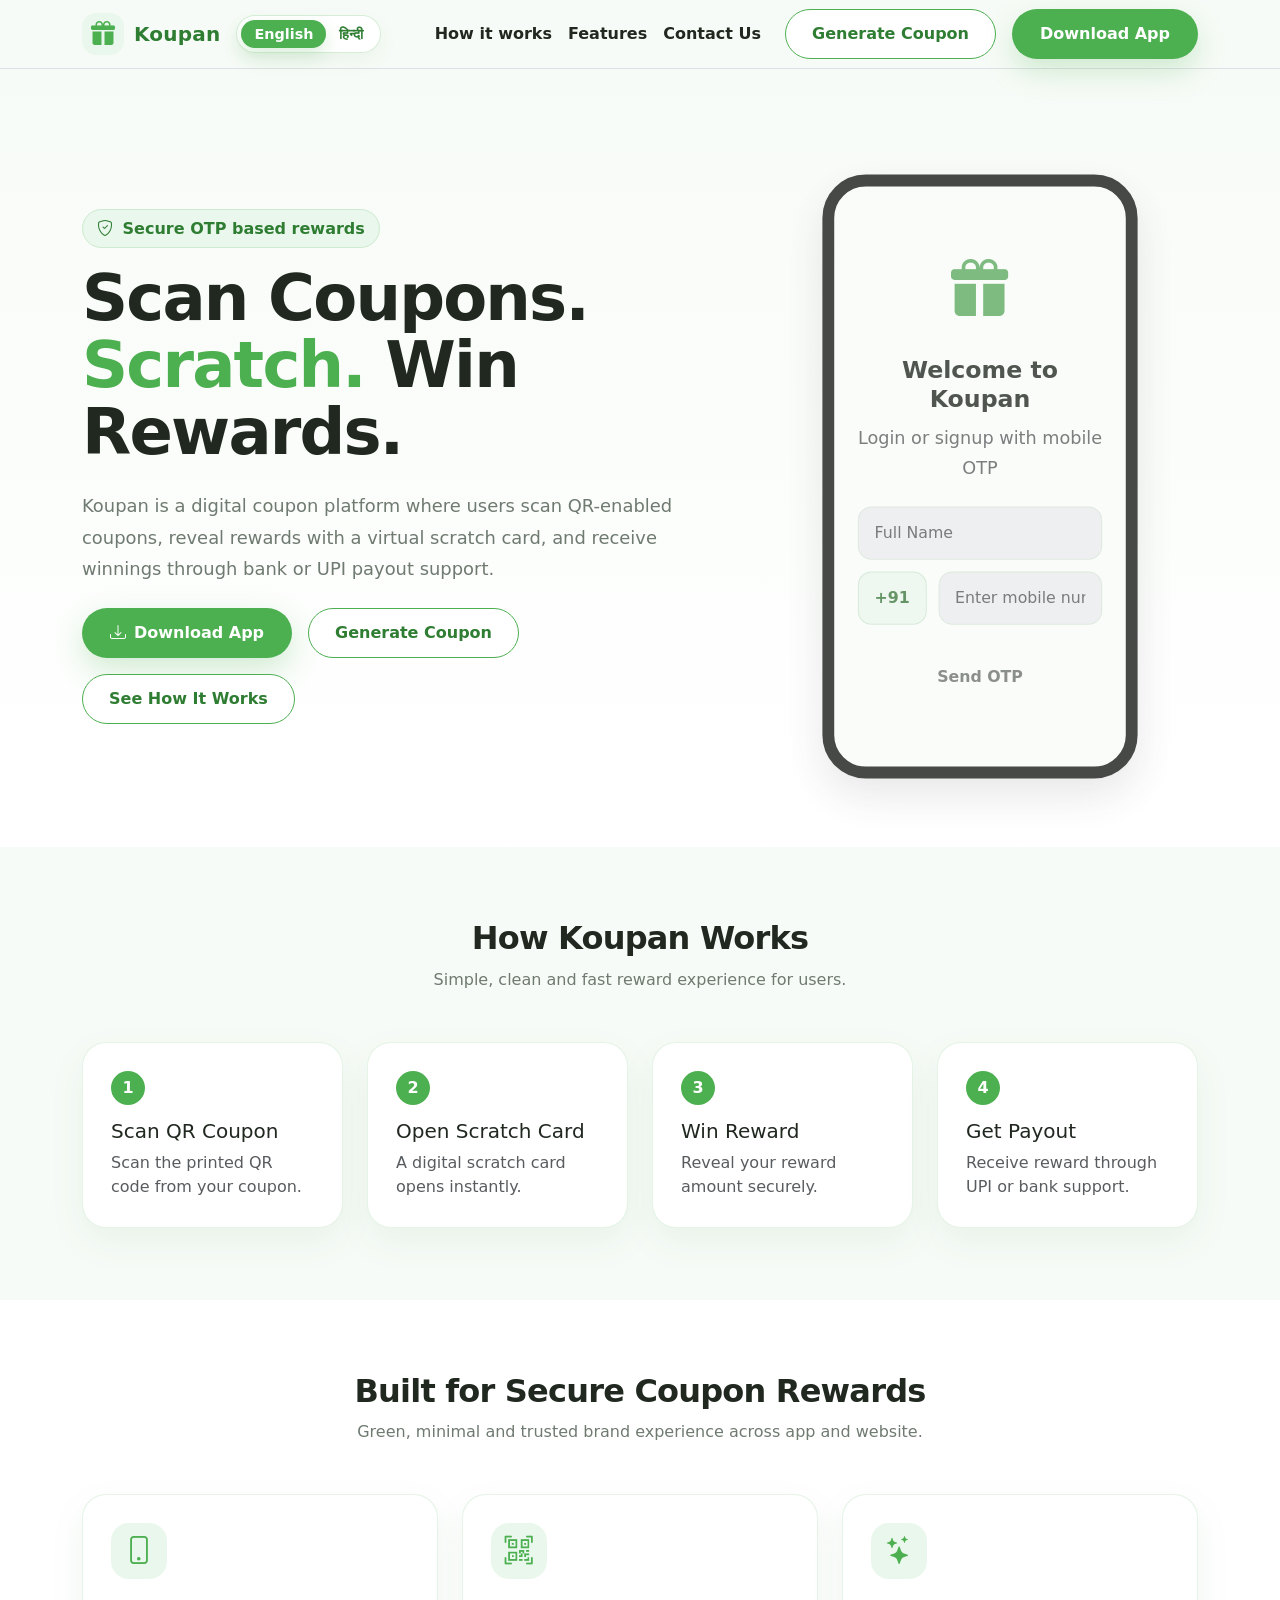
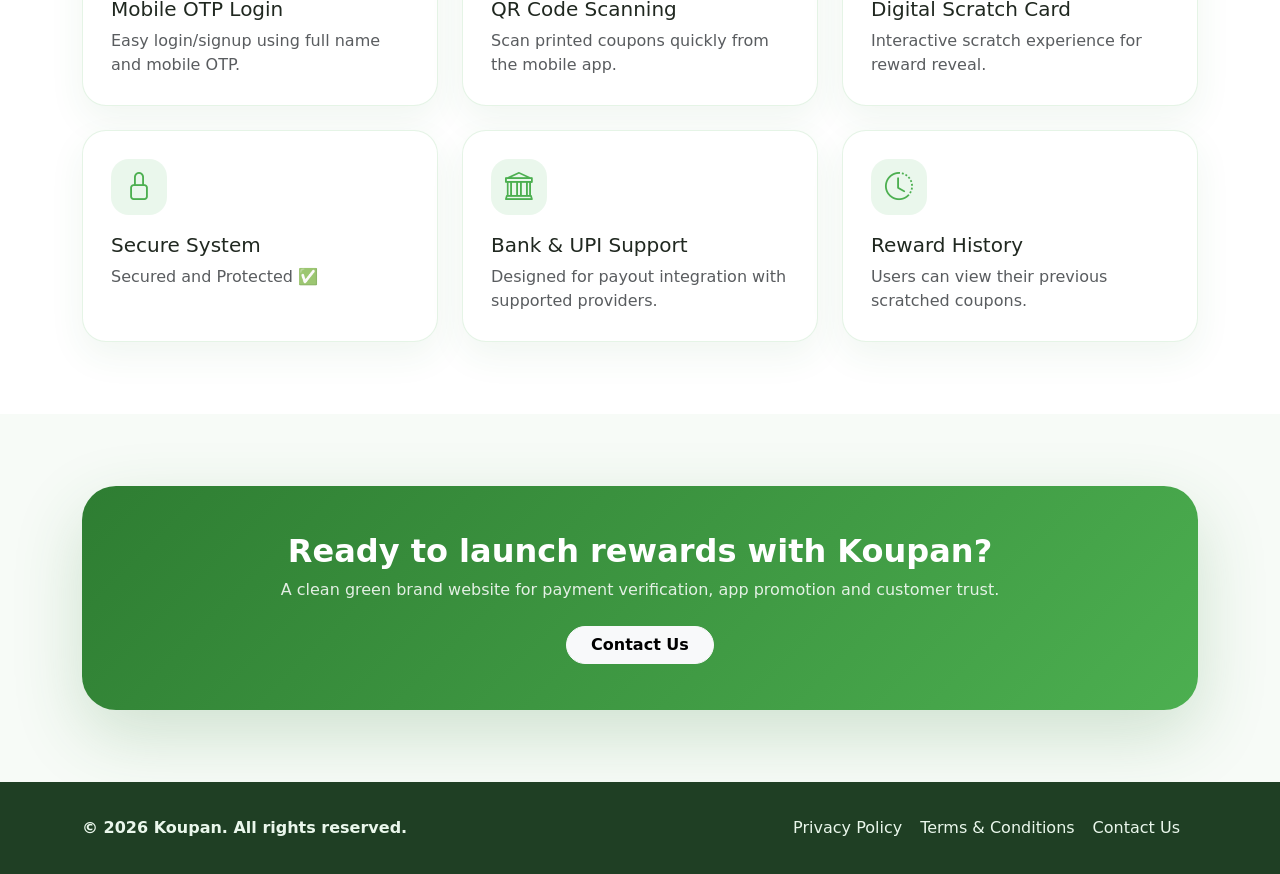
<file: index.html>
<!doctype html>
<html lang="en">
<head>
  <meta charset="utf-8">
  <meta name="viewport" content="width=device-width, initial-scale=1">
  <title>Koupan - Scan Coupons & Win Rewards</title>
 <link rel="icon" type="image/png" sizes="32x32" href="./assets/gift-icon.png?v=5">
 <link rel="shortcut icon" href="./assets/gift-icon.png?v=5">
  <meta name="description" content="Koupan lets users scan QR coupons, scratch digital cards, and win rewards securely.">
  <link href="https://cdn.jsdelivr.net/npm/bootstrap@5.3.3/dist/css/bootstrap.min.css" rel="stylesheet">
  <link href="https://cdn.jsdelivr.net/npm/bootstrap-icons@1.11.3/font/bootstrap-icons.css" rel="stylesheet">
  <link href="assets/style.css" rel="stylesheet">
</head>
<body>
<nav class="navbar navbar-expand-lg sticky-top border-bottom">
  <div class="container">
    <div class="brand-wrap d-flex align-items-center gap-3">
      <a class="navbar-brand d-flex align-items-center me-0" href="index.html"><span class="logo-mark"><i class="bi bi-gift-fill"></i></span>Koupan</a>
      <div class="language-tabs" aria-label="Language switcher">
        <button class="lang-btn active" data-lang-btn="en" type="button">English</button>
        <button class="lang-btn" data-lang-btn="hi" type="button">हिन्दी</button>
      </div>
    </div>
    <button class="navbar-toggler" type="button" data-bs-toggle="collapse" data-bs-target="#nav"><span class="navbar-toggler-icon"></span></button>
    <div class="collapse navbar-collapse" id="nav">
      <ul class="navbar-nav ms-auto align-items-lg-center">
        <li class="nav-item"><a class="nav-link" href="#how"><span data-i18n="navHow">How it works</span></a></li>
        <li class="nav-item"><a class="nav-link" href="#features"><span data-i18n="navFeatures">Features</span></a></li>
        <li class="nav-item"><a class="nav-link" href="contact.html"><span data-i18n="navContact">Contact Us</span></a></li>
        <li class="nav-item ms-lg-3"><a class="btn btn-outline-koupan" href="#generate" data-generate-preview="true"><span data-i18n="generateCoupon">Generate Coupon</span></a></li>
        <li class="nav-item ms-lg-3"><a class="btn btn-koupan" href="https://drive.google.com/uc?export=download&id=12Fi7mSl6WrYWrCH8BUL2dSRXDrI1NR2g" target="_blank" rel="noopener"><span data-i18n="navDownload">Download App</span></a></li>
      </ul>
    </div>
  </div>
</nav>

<section class="hero">
  <div class="container">
    <div class="row align-items-center g-5">
      <div class="col-lg-7">
        <span class="badge-koupan"><i class="bi bi-shield-check me-1"></i> <span data-i18n="badge">Secure OTP based rewards</span></span>
        <h1 class="mt-4 mb-4"><span data-i18n-html="heroTitle">Scan Coupons. <span class="text-green">Scratch.</span> <span data-i18n="step3Title">Win Reward</span>s.</span></h1>
        <p><span data-i18n="heroSub">Koupan is a digital coupon platform where users scan QR-enabled coupons, reveal rewards with a virtual scratch card, and receive winnings through bank or UPI payout support.</span></p>
        <div class="d-flex flex-wrap gap-3 mt-4" id="download">
          <a href="https://drive.google.com/uc?export=download&id=1vjIManGo3hiTQAusmncmGDAiVmT95UF4" class="btn btn-koupan" target="_blank" rel="noopener"><i class="bi bi-download me-2"></i><span data-i18n="navDownload">Download App</span></a>
          <a href="#generate" class="btn btn-outline-koupan" data-generate-preview="true"><span data-i18n="generateCoupon">Generate Coupon</span></a>
          <a href="#how" class="btn btn-outline-koupan"><span data-i18n="seeHow">See How It Works</span></a>
        </div>
      </div>
      <div class="col-lg-5">
        <div class="phone-mock text-center is-inactive" id="generate" aria-disabled="true">
          <div class="phone-icon"><i class="bi bi-gift-fill"></i></div>
          <h4 class="fw-bold mt-4"><span data-i18n="mockWelcome">Welcome to Koupan</span></h4>
          <p class="small text-muted"><span data-i18n="mockLogin">Login or signup with mobile OTP</span></p>
          <form id="authForm" class="auth-form">
            <input id="fullNameInput" class="form-control auth-input" type="text" data-i18n-placeholder="fullName" placeholder="Full Name" aria-label="Full Name">
            <div class="mobile-row">
              <span class="mobile-prefix">+91</span>
              <input id="mobileInput" class="form-control auth-input mobile-number-input" type="tel" data-i18n-placeholder="mobilePlaceholder" placeholder="Enter mobile number" aria-label="Mobile number">
            </div>
            <button type="button" id="sendOtpBtn" class="btn btn-koupan w-100 mt-3"><span data-i18n="sendOtp">Send OTP</span></button>
            <div id="authStatus" class="auth-status"></div>
            <div id="debugResponse" class="debug-response d-none"></div>
            <div id="otpSection" class="otp-section d-none">
              <input id="otpInput" class="form-control auth-input" type="text" maxlength="6" data-i18n-placeholder="otpPlaceholder" placeholder="Enter OTP" aria-label="OTP">
              <button type="button" id="verifyOtpBtn" class="btn btn-outline-koupan w-100 mt-3"><span data-i18n="verifyOtp">Verify OTP</span></button>
            </div>
            <div id="generateSection" class="generate-section d-none">
              <p class="small text-muted mb-2"><span data-i18n="otpVerifiedText">OTP verified. Generate your coupon PDF.</span></p>
              <input id="couponCountInput" class="form-control auth-input" type="number" min="1" value="1" data-i18n-placeholder="countPlaceholder" placeholder="Coupon count" aria-label="Coupon count">
              <button type="button" id="generateCouponBtn" class="btn btn-koupan w-100 mt-3"><span data-i18n="generateCoupon">Generate Coupon</span></button>
              <a id="couponLink" class="btn btn-outline-koupan w-100 mt-2 d-none" href="#" target="_blank" rel="noopener"><span data-i18n="viewCouponLink">Open Coupon PDF</span></a>
            </div>
          </form>
        </div>
      </div>
    </div>
  </div>
</section>

<section class="section" id="how">
  <div class="container">
    <div class="text-center mb-5">
      <h2 class="section-title"><span data-i18n="howTitle">How Koupan Works</span></h2>
      <p class="section-subtitle"><span data-i18n="howSub">Simple, clean and fast reward experience for users.</span></p>
    </div>
    <div class="row g-4">
      <div class="col-md-6 col-lg-3"><div class="step-card"><span class="step-no">1</span><h5><span data-i18n="step1Title">Scan QR Coupon</span></h5><p class="text-muted mb-0"><span data-i18n="step1Text">Scan the printed QR code from your coupon.</span></p></div></div>
      <div class="col-md-6 col-lg-3"><div class="step-card"><span class="step-no">2</span><h5><span data-i18n="step2Title">Open Scratch Card</span></h5><p class="text-muted mb-0"><span data-i18n="step2Text">A digital scratch card opens instantly.</span></p></div></div>
      <div class="col-md-6 col-lg-3"><div class="step-card"><span class="step-no">3</span><h5><span data-i18n="step3Title">Win Reward</span></h5><p class="text-muted mb-0"><span data-i18n="step3Text">Reveal your reward amount securely.</span></p></div></div>
      <div class="col-md-6 col-lg-3"><div class="step-card"><span class="step-no">4</span><h5><span data-i18n="step4Title">Get Payout</span></h5><p class="text-muted mb-0"><span data-i18n="step4Text">Receive reward through UPI or bank support.</span></p></div></div>
    </div>
  </div>
</section>

<section class="section bg-white" id="features">
  <div class="container">
    <div class="text-center mb-5">
      <h2 class="section-title"><span data-i18n="featuresTitle">Built for Secure Coupon Rewards</span></h2>
      <p class="section-subtitle"><span data-i18n="featuresSub">Green, minimal and trusted brand experience across app and website.</span></p>
    </div>
    <div class="row g-4">
      <div class="col-md-6 col-lg-4"><div class="feature-card"><div class="card-icon"><i class="bi bi-phone"></i></div><h5><span data-i18n="f1Title">Mobile OTP Login</span></h5><p class="text-muted mb-0"><span data-i18n="f1Text">Easy login/signup using full name and mobile OTP.</span></p></div></div>
      <div class="col-md-6 col-lg-4"><div class="feature-card"><div class="card-icon"><i class="bi bi-qr-code-scan"></i></div><h5><span data-i18n="f2Title">QR Code Scanning</span></h5><p class="text-muted mb-0"><span data-i18n="f2Text">Scan printed coupons quickly from the mobile app.</span></p></div></div>
      <div class="col-md-6 col-lg-4"><div class="feature-card"><div class="card-icon"><i class="bi bi-stars"></i></div><h5><span data-i18n="f3Title">Digital Scratch Card</span></h5><p class="text-muted mb-0"><span data-i18n="f3Text">Interactive scratch experience for reward reveal.</span></p></div></div>
      <div class="col-md-6 col-lg-4"><div class="feature-card"><div class="card-icon"><i class="bi bi-lock"></i></div><h5><span data-i18n="f4Title">Secure System</span></h5><p class="text-muted mb-0"><span data-i18n="f4Text"></span></p></div></div>
      <div class="col-md-6 col-lg-4"><div class="feature-card"><div class="card-icon"><i class="bi bi-bank"></i></div><h5><span data-i18n="f5Title">Bank & UPI Support</span></h5><p class="text-muted mb-0"><span data-i18n="f5Text">Designed for payout integration with supported providers.</span></p></div></div>
      <div class="col-md-6 col-lg-4"><div class="feature-card"><div class="card-icon"><i class="bi bi-clock-history"></i></div><h5><span data-i18n="f6Title">Reward History</span></h5><p class="text-muted mb-0"><span data-i18n="f6Text">Users can view their previous scratched coupons.</span></p></div></div>
    </div>
  </div>
</section>

<section class="section">
  <div class="container">
    <div class="cta text-center">
      <h2 class="fw-bold"><span data-i18n="ctaTitle">Ready to launch rewards with Koupan?</span></h2>
      <p class="mb-4"><span data-i18n="ctaText">A clean green brand website for payment verification, app promotion and customer trust.</span></p>
      <a href="contact.html" class="btn btn-light rounded-pill px-4 fw-bold"><span data-i18n="contactUs">Contact Us</span></a>
    </div>
  </div>
</section>

<footer class="footer">
  <div class="container d-md-flex justify-content-between align-items-center">
    <div class="fw-bold"><span data-i18n="footerCopy">© 2026 Koupan. All rights reserved.</span></div>
    <div class="mt-3 mt-md-0"><a href="privacy-policy.html"><span data-i18n="privacy">Privacy Policy</span></a><a href="terms.html"><span data-i18n="terms">Terms & Conditions</span></a><a href="contact.html"><span data-i18n="navContact">Contact Us</span></a></div>
  </div>
</footer>
<script src="https://cdn.jsdelivr.net/npm/bootstrap@5.3.3/dist/js/bootstrap.bundle.min.js"></script>
<script src="assets/app.js"></script>
</body>
</html>
</file>
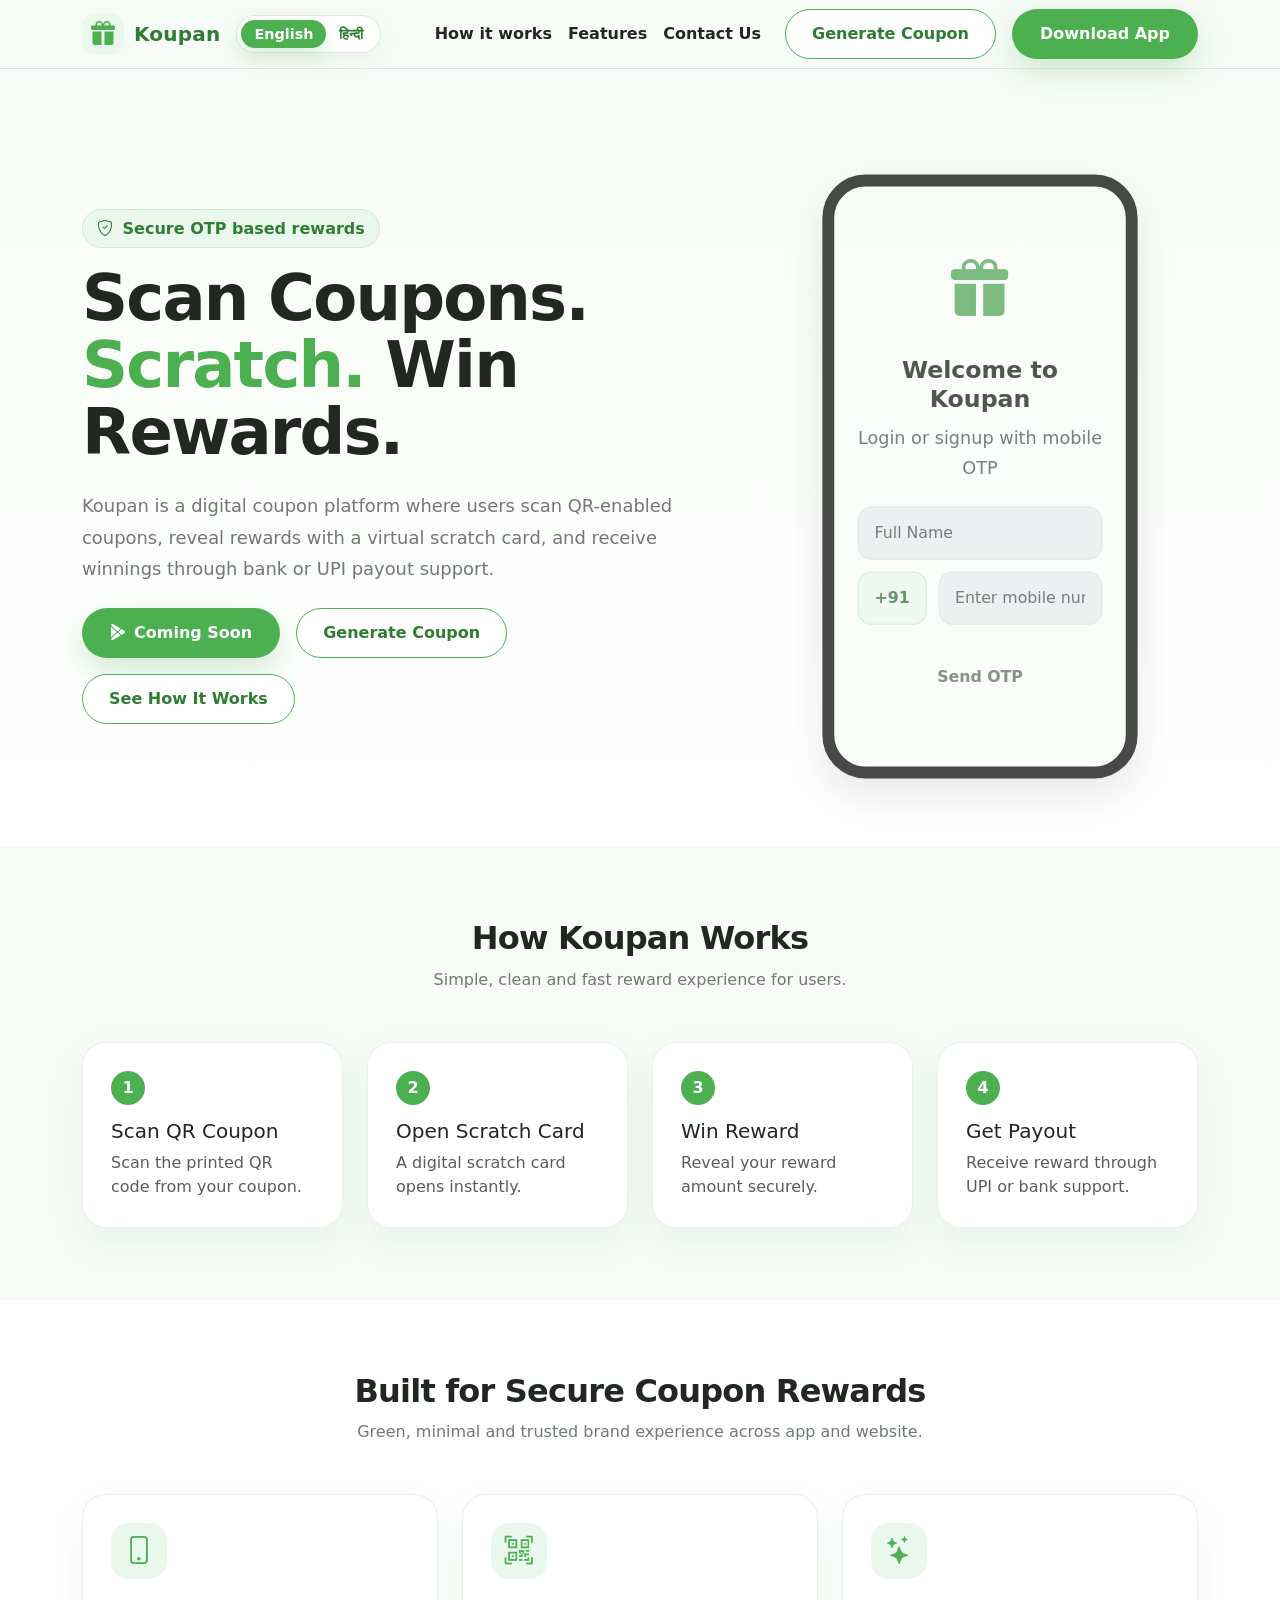
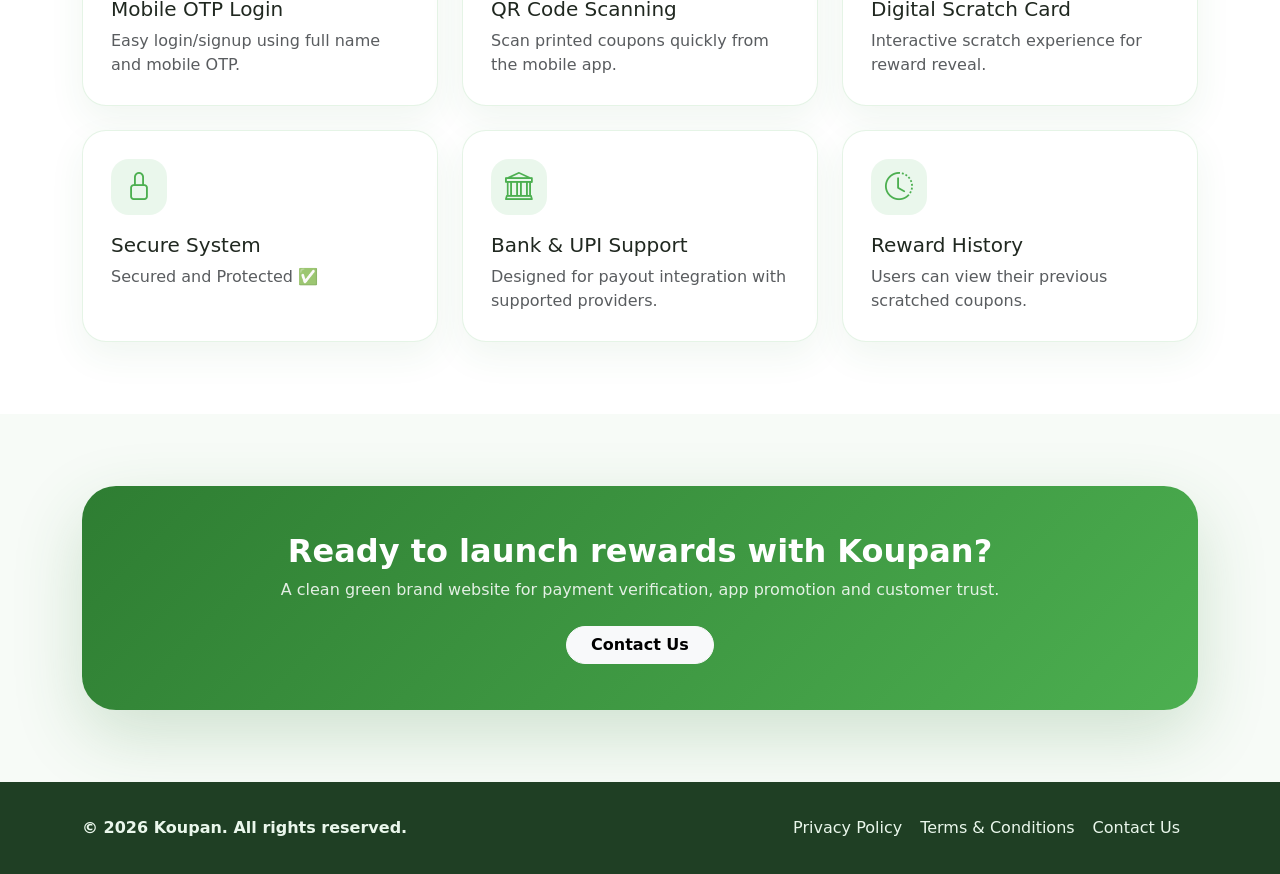
<file: indexbkup.html>
<!doctype html>
<html lang="en">
<head>
  <meta charset="utf-8">
  <meta name="viewport" content="width=device-width, initial-scale=1">
  <title>Koupan - Scan Coupons & Win Rewards</title>
 <link rel="icon" type="image/png" sizes="32x32" href="./assets/gift-icon.png?v=5">
 <link rel="shortcut icon" href="./assets/gift-icon.png?v=5">
  <meta name="description" content="Koupan lets users scan QR coupons, scratch digital cards, and win rewards securely.">
  <link href="https://cdn.jsdelivr.net/npm/bootstrap@5.3.3/dist/css/bootstrap.min.css" rel="stylesheet">
  <link href="https://cdn.jsdelivr.net/npm/bootstrap-icons@1.11.3/font/bootstrap-icons.css" rel="stylesheet">
  <link href="assets/style.css" rel="stylesheet">
</head>
<body>
<nav class="navbar navbar-expand-lg sticky-top border-bottom">
  <div class="container">
    <div class="brand-wrap d-flex align-items-center gap-3">
      <a class="navbar-brand d-flex align-items-center me-0" href="index.html"><span class="logo-mark"><i class="bi bi-gift-fill"></i></span>Koupan</a>
      <div class="language-tabs" aria-label="Language switcher">
        <button class="lang-btn active" data-lang-btn="en" type="button">English</button>
        <button class="lang-btn" data-lang-btn="hi" type="button">हिन्दी</button>
      </div>
    </div>
    <button class="navbar-toggler" type="button" data-bs-toggle="collapse" data-bs-target="#nav"><span class="navbar-toggler-icon"></span></button>
    <div class="collapse navbar-collapse" id="nav">
      <ul class="navbar-nav ms-auto align-items-lg-center">
        <li class="nav-item"><a class="nav-link" href="#how"><span data-i18n="navHow">How it works</span></a></li>
        <li class="nav-item"><a class="nav-link" href="#features"><span data-i18n="navFeatures">Features</span></a></li>
        <li class="nav-item"><a class="nav-link" href="contact.html"><span data-i18n="navContact">Contact Us</span></a></li>
        <li class="nav-item ms-lg-3"><a class="btn btn-outline-koupan" href="#generate" data-generate-preview="true"><span data-i18n="generateCoupon">Generate Coupon</span></a></li>
        <li class="nav-item ms-lg-3"><a class="btn btn-koupan" href="#download"><span data-i18n="navDownload">Download App</span></a></li>
      </ul>
    </div>
  </div>
</nav>

<section class="hero">
  <div class="container">
    <div class="row align-items-center g-5">
      <div class="col-lg-7">
        <span class="badge-koupan"><i class="bi bi-shield-check me-1"></i> <span data-i18n="badge">Secure OTP based rewards</span></span>
        <h1 class="mt-4 mb-4"><span data-i18n-html="heroTitle">Scan Coupons. <span class="text-green">Scratch.</span> <span data-i18n="step3Title">Win Reward</span>s.</span></h1>
        <p><span data-i18n="heroSub">Koupan is a digital coupon platform where users scan QR-enabled coupons, reveal rewards with a virtual scratch card, and receive winnings through bank or UPI payout support.</span></p>
        <div class="d-flex flex-wrap gap-3 mt-4" id="download">
          <a href="#" class="btn btn-koupan"><i class="bi bi-google-play me-2"></i><span data-i18n="comingSoon">Coming Soon</span></a>
          <a href="#generate" class="btn btn-outline-koupan" data-generate-preview="true"><span data-i18n="generateCoupon">Generate Coupon</span></a>
          <a href="#how" class="btn btn-outline-koupan"><span data-i18n="seeHow">See How It Works</span></a>
        </div>
      </div>
      <div class="col-lg-5">
        <div class="phone-mock text-center is-inactive" id="generate" aria-disabled="true">
          <div class="phone-icon"><i class="bi bi-gift-fill"></i></div>
          <h4 class="fw-bold mt-4"><span data-i18n="mockWelcome">Welcome to Koupan</span></h4>
          <p class="small text-muted"><span data-i18n="mockLogin">Login or signup with mobile OTP</span></p>
          <form id="authForm" class="auth-form">
            <input id="fullNameInput" class="form-control auth-input" type="text" data-i18n-placeholder="fullName" placeholder="Full Name" aria-label="Full Name">
            <div class="mobile-row">
              <span class="mobile-prefix">+91</span>
              <input id="mobileInput" class="form-control auth-input mobile-number-input" type="tel" data-i18n-placeholder="mobilePlaceholder" placeholder="Enter mobile number" aria-label="Mobile number">
            </div>
            <button type="button" id="sendOtpBtn" class="btn btn-koupan w-100 mt-3"><span data-i18n="sendOtp">Send OTP</span></button>
            <div id="authStatus" class="auth-status"></div>
            <div id="debugResponse" class="debug-response d-none"></div>
            <div id="otpSection" class="otp-section d-none">
              <input id="otpInput" class="form-control auth-input" type="text" maxlength="6" data-i18n-placeholder="otpPlaceholder" placeholder="Enter OTP" aria-label="OTP">
              <button type="button" id="verifyOtpBtn" class="btn btn-outline-koupan w-100 mt-3"><span data-i18n="verifyOtp">Verify OTP</span></button>
            </div>
            <div id="generateSection" class="generate-section d-none">
              <p class="small text-muted mb-2"><span data-i18n="otpVerifiedText">OTP verified. Generate your coupon PDF.</span></p>
              <input id="couponCountInput" class="form-control auth-input" type="number" min="1" value="1" data-i18n-placeholder="countPlaceholder" placeholder="Coupon count" aria-label="Coupon count">
              <button type="button" id="generateCouponBtn" class="btn btn-koupan w-100 mt-3"><span data-i18n="generateCoupon">Generate Coupon</span></button>
              <a id="couponLink" class="btn btn-outline-koupan w-100 mt-2 d-none" href="#" target="_blank" rel="noopener"><span data-i18n="viewCouponLink">Open Coupon PDF</span></a>
            </div>
          </form>
        </div>
      </div>
    </div>
  </div>
</section>

<section class="section" id="how">
  <div class="container">
    <div class="text-center mb-5">
      <h2 class="section-title"><span data-i18n="howTitle">How Koupan Works</span></h2>
      <p class="section-subtitle"><span data-i18n="howSub">Simple, clean and fast reward experience for users.</span></p>
    </div>
    <div class="row g-4">
      <div class="col-md-6 col-lg-3"><div class="step-card"><span class="step-no">1</span><h5><span data-i18n="step1Title">Scan QR Coupon</span></h5><p class="text-muted mb-0"><span data-i18n="step1Text">Scan the printed QR code from your coupon.</span></p></div></div>
      <div class="col-md-6 col-lg-3"><div class="step-card"><span class="step-no">2</span><h5><span data-i18n="step2Title">Open Scratch Card</span></h5><p class="text-muted mb-0"><span data-i18n="step2Text">A digital scratch card opens instantly.</span></p></div></div>
      <div class="col-md-6 col-lg-3"><div class="step-card"><span class="step-no">3</span><h5><span data-i18n="step3Title">Win Reward</span></h5><p class="text-muted mb-0"><span data-i18n="step3Text">Reveal your reward amount securely.</span></p></div></div>
      <div class="col-md-6 col-lg-3"><div class="step-card"><span class="step-no">4</span><h5><span data-i18n="step4Title">Get Payout</span></h5><p class="text-muted mb-0"><span data-i18n="step4Text">Receive reward through UPI or bank support.</span></p></div></div>
    </div>
  </div>
</section>

<section class="section bg-white" id="features">
  <div class="container">
    <div class="text-center mb-5">
      <h2 class="section-title"><span data-i18n="featuresTitle">Built for Secure Coupon Rewards</span></h2>
      <p class="section-subtitle"><span data-i18n="featuresSub">Green, minimal and trusted brand experience across app and website.</span></p>
    </div>
    <div class="row g-4">
      <div class="col-md-6 col-lg-4"><div class="feature-card"><div class="card-icon"><i class="bi bi-phone"></i></div><h5><span data-i18n="f1Title">Mobile OTP Login</span></h5><p class="text-muted mb-0"><span data-i18n="f1Text">Easy login/signup using full name and mobile OTP.</span></p></div></div>
      <div class="col-md-6 col-lg-4"><div class="feature-card"><div class="card-icon"><i class="bi bi-qr-code-scan"></i></div><h5><span data-i18n="f2Title">QR Code Scanning</span></h5><p class="text-muted mb-0"><span data-i18n="f2Text">Scan printed coupons quickly from the mobile app.</span></p></div></div>
      <div class="col-md-6 col-lg-4"><div class="feature-card"><div class="card-icon"><i class="bi bi-stars"></i></div><h5><span data-i18n="f3Title">Digital Scratch Card</span></h5><p class="text-muted mb-0"><span data-i18n="f3Text">Interactive scratch experience for reward reveal.</span></p></div></div>
      <div class="col-md-6 col-lg-4"><div class="feature-card"><div class="card-icon"><i class="bi bi-lock"></i></div><h5><span data-i18n="f4Title">Secure System</span></h5><p class="text-muted mb-0"><span data-i18n="f4Text"></span></p></div></div>
      <div class="col-md-6 col-lg-4"><div class="feature-card"><div class="card-icon"><i class="bi bi-bank"></i></div><h5><span data-i18n="f5Title">Bank & UPI Support</span></h5><p class="text-muted mb-0"><span data-i18n="f5Text">Designed for payout integration with supported providers.</span></p></div></div>
      <div class="col-md-6 col-lg-4"><div class="feature-card"><div class="card-icon"><i class="bi bi-clock-history"></i></div><h5><span data-i18n="f6Title">Reward History</span></h5><p class="text-muted mb-0"><span data-i18n="f6Text">Users can view their previous scratched coupons.</span></p></div></div>
    </div>
  </div>
</section>

<section class="section">
  <div class="container">
    <div class="cta text-center">
      <h2 class="fw-bold"><span data-i18n="ctaTitle">Ready to launch rewards with Koupan?</span></h2>
      <p class="mb-4"><span data-i18n="ctaText">A clean green brand website for payment verification, app promotion and customer trust.</span></p>
      <a href="contact.html" class="btn btn-light rounded-pill px-4 fw-bold"><span data-i18n="contactUs">Contact Us</span></a>
    </div>
  </div>
</section>

<footer class="footer">
  <div class="container d-md-flex justify-content-between align-items-center">
    <div class="fw-bold"><span data-i18n="footerCopy">© 2026 Koupan. All rights reserved.</span></div>
    <div class="mt-3 mt-md-0"><a href="privacy-policy.html"><span data-i18n="privacy">Privacy Policy</span></a><a href="terms.html"><span data-i18n="terms">Terms & Conditions</span></a><a href="contact.html"><span data-i18n="navContact">Contact Us</span></a></div>
  </div>
</footer>
<script src="https://cdn.jsdelivr.net/npm/bootstrap@5.3.3/dist/js/bootstrap.bundle.min.js"></script>
<script src="assets/app.js"></script>
</body>
</html>
</file>
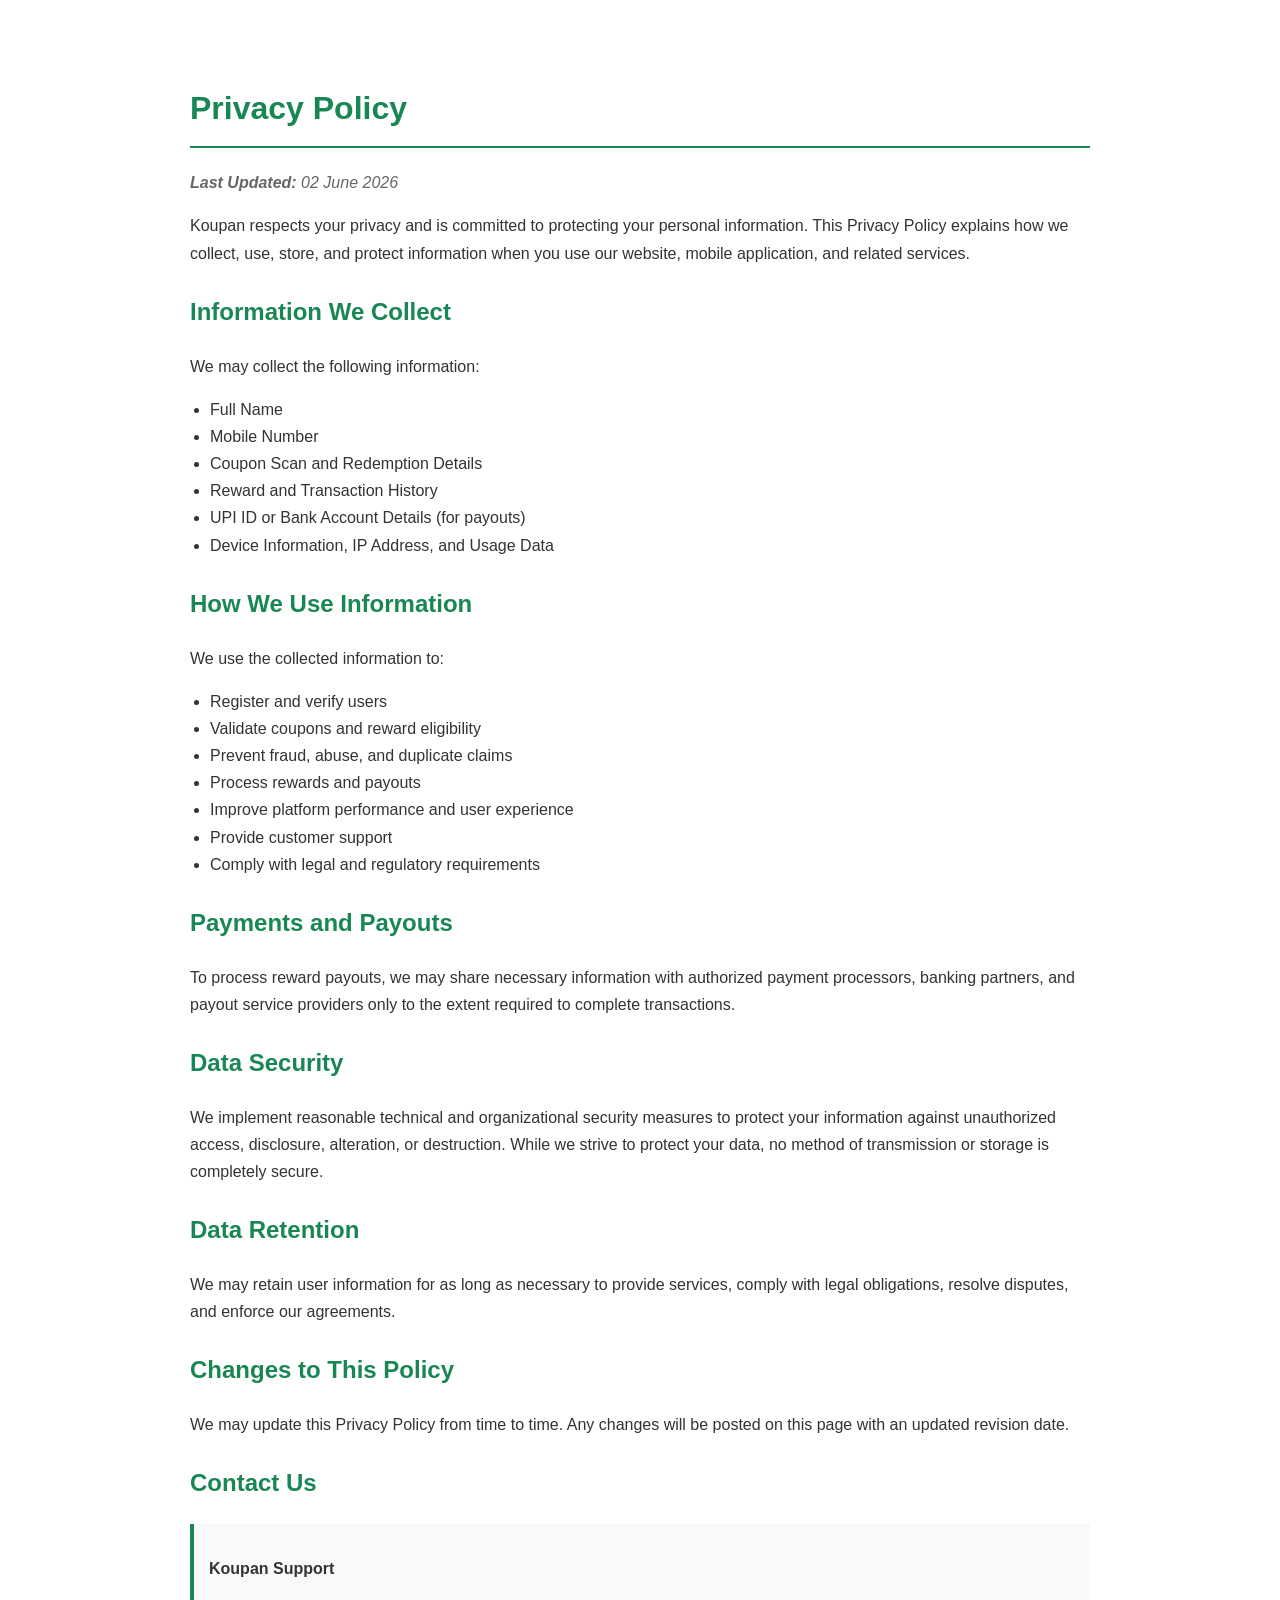
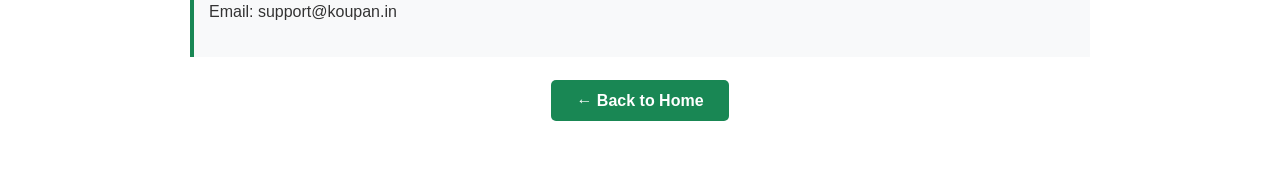
<file: privacy-policy.html>
<!DOCTYPE html>
<html lang="en">
<head>
   <meta charset="utf-8"><meta name="viewport" content="width=device-width, initial-scale=1"><title>Privacy Policy</title>
 <link rel="icon" type="image/png" sizes="32x32" href="./assets/gift-icon.png?v=5">
 <link rel="shortcut icon" href="./assets/gift-icon.png?v=5">
    <style>
        body {
            font-family: Arial, sans-serif;
            max-width: 900px;
            margin: 40px auto;
            padding: 20px;
            line-height: 1.7;
            color: #333;
        }

        h1 {
            color: #198754;
            border-bottom: 2px solid #198754;
            padding-bottom: 10px;
        }

        h2 {
            color: #198754;
            margin-top: 25px;
        }

        p, li {
            font-size: 16px;
        }

        ul {
            padding-left: 20px;
        }

        .updated {
            color: #666;
            font-style: italic;
        }

        .contact-box {
            background: #f8f9fa;
            padding: 15px;
            border-left: 4px solid #198754;
            margin-top: 20px;
        }
    </style>
</head>
<body>

    <h1>Privacy Policy</h1>

    <p class="updated"><strong>Last Updated:</strong> 02 June 2026</p>

    <p>
        Koupan respects your privacy and is committed to protecting your personal
        information. This Privacy Policy explains how we collect, use, store,
        and protect information when you use our website, mobile application,
        and related services.
    </p>

    <h2>Information We Collect</h2>
    <p>We may collect the following information:</p>
    <ul>
        <li>Full Name</li>
        <li>Mobile Number</li>
        <li>Coupon Scan and Redemption Details</li>
        <li>Reward and Transaction History</li>
        <li>UPI ID or Bank Account Details (for payouts)</li>
        <li>Device Information, IP Address, and Usage Data</li>
    </ul>

    <h2>How We Use Information</h2>
    <p>We use the collected information to:</p>
    <ul>
        <li>Register and verify users</li>
        <li>Validate coupons and reward eligibility</li>
        <li>Prevent fraud, abuse, and duplicate claims</li>
        <li>Process rewards and payouts</li>
        <li>Improve platform performance and user experience</li>
        <li>Provide customer support</li>
        <li>Comply with legal and regulatory requirements</li>
    </ul>

    <h2>Payments and Payouts</h2>
    <p>
        To process reward payouts, we may share necessary information with
        authorized payment processors, banking partners, and payout service
        providers only to the extent required to complete transactions.
    </p>

    <h2>Data Security</h2>
    <p>
        We implement reasonable technical and organizational security measures
        to protect your information against unauthorized access, disclosure,
        alteration, or destruction. While we strive to protect your data,
        no method of transmission or storage is completely secure.
    </p>

    <h2>Data Retention</h2>
    <p>
        We may retain user information for as long as necessary to provide
        services, comply with legal obligations, resolve disputes, and enforce
        our agreements.
    </p>

    <h2>Changes to This Policy</h2>
    <p>
        We may update this Privacy Policy from time to time. Any changes will
        be posted on this page with an updated revision date.
    </p>

    <h2>Contact Us</h2>
    <div class="contact-box">
        <p><strong>Koupan Support</strong></p>
        <p>Email: support@koupan.in</p>
    </div>
<div style="text-align:center; margin-top:30px;">
    <a href="index.html"
       style="background:#198754;
              color:white;
              padding:12px 25px;
              text-decoration:none;
              border-radius:5px;
              font-weight:bold;">
        ← Back to Home
    </a>
</div>
</body>
</html>
</file>
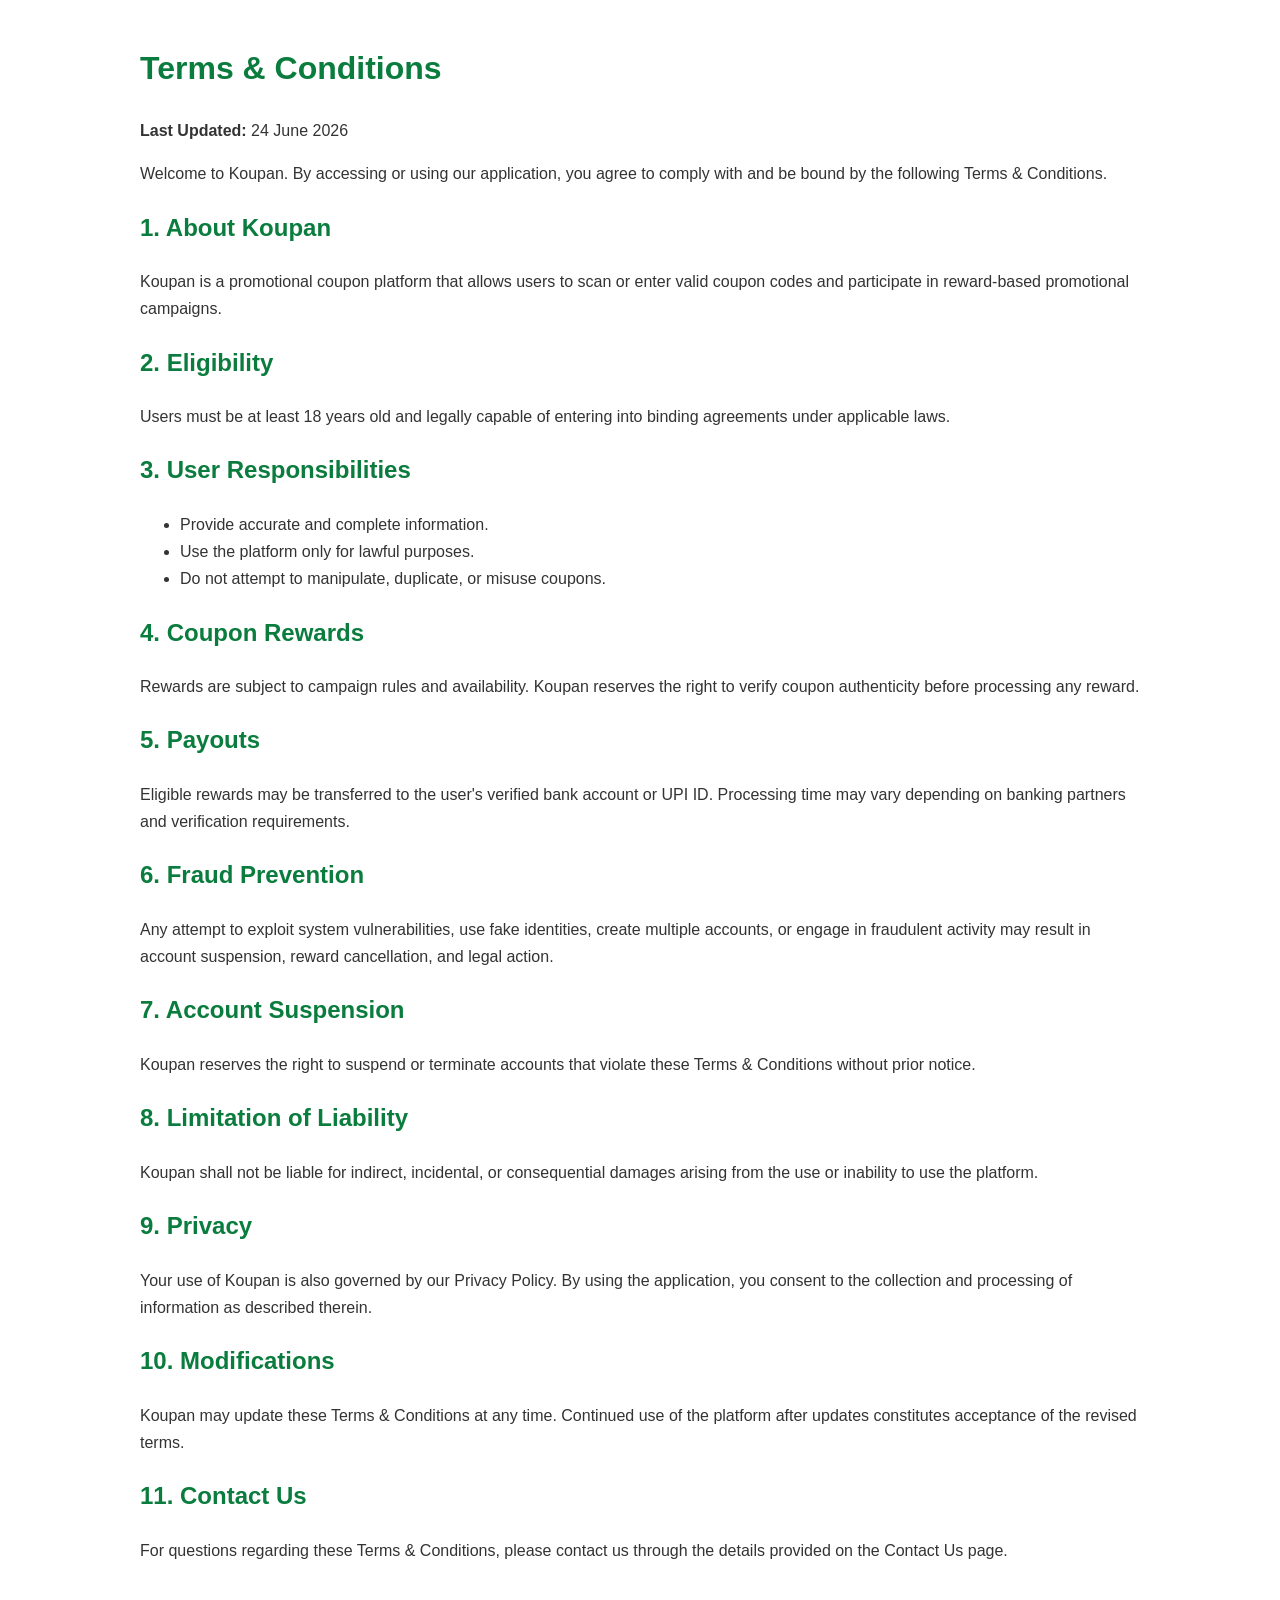
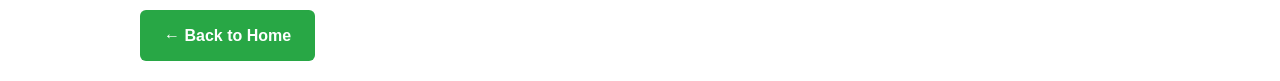
<file: terms.html>
<!DOCTYPE html>
<html lang="en">
<head>
   <meta charset="utf-8"><meta name="viewport" content="width=device-width, initial-scale=1"><title>Terms & Conditions</title>
 <link rel="icon" type="image/png" sizes="32x32" href="./assets/gift-icon.png?v=5">
 <link rel="shortcut icon" href="./assets/gift-icon.png?v=5">
    <style>
        body {
            font-family: Arial, sans-serif;
            max-width: 1000px;
            margin: auto;
            padding: 20px;
            line-height: 1.7;
            color: #333;
        }
        h1, h2 {
            color: #0a7c3d;
        }
        .home-btn {
            display: inline-block;
            margin-top: 30px;
            padding: 12px 24px;
            background: #28a745;
            color: #fff;
            text-decoration: none;
            border-radius: 6px;
            font-weight: bold;
        }
        .home-btn:hover {
            background: #218838;
        }
    </style>
</head>
<body>

<h1>Terms & Conditions</h1>
<p><strong>Last Updated:</strong> 24 June 2026</p>

<p>
Welcome to Koupan. By accessing or using our application, you agree to comply
with and be bound by the following Terms & Conditions.
</p>

<h2>1. About Koupan</h2>
<p>
Koupan is a promotional coupon platform that allows users to scan or enter
valid coupon codes and participate in reward-based promotional campaigns.
</p>

<h2>2. Eligibility</h2>
<p>
Users must be at least 18 years old and legally capable of entering into
binding agreements under applicable laws.
</p>

<h2>3. User Responsibilities</h2>
<ul>
    <li>Provide accurate and complete information.</li>
    <li>Use the platform only for lawful purposes.</li>
    <li>Do not attempt to manipulate, duplicate, or misuse coupons.</li>
</ul>

<h2>4. Coupon Rewards</h2>
<p>
Rewards are subject to campaign rules and availability. Koupan reserves the
right to verify coupon authenticity before processing any reward.
</p>

<h2>5. Payouts</h2>
<p>
Eligible rewards may be transferred to the user's verified bank account or UPI
ID. Processing time may vary depending on banking partners and verification
requirements.
</p>

<h2>6. Fraud Prevention</h2>
<p>
Any attempt to exploit system vulnerabilities, use fake identities, create
multiple accounts, or engage in fraudulent activity may result in account
suspension, reward cancellation, and legal action.
</p>

<h2>7. Account Suspension</h2>
<p>
Koupan reserves the right to suspend or terminate accounts that violate these
Terms & Conditions without prior notice.
</p>

<h2>8. Limitation of Liability</h2>
<p>
Koupan shall not be liable for indirect, incidental, or consequential damages
arising from the use or inability to use the platform.
</p>

<h2>9. Privacy</h2>
<p>
Your use of Koupan is also governed by our Privacy Policy. By using the
application, you consent to the collection and processing of information as
described therein.
</p>

<h2>10. Modifications</h2>
<p>
Koupan may update these Terms & Conditions at any time. Continued use of the
platform after updates constitutes acceptance of the revised terms.
</p>

<h2>11. Contact Us</h2>
<p>
For questions regarding these Terms & Conditions, please contact us through
the details provided on the Contact Us page.
</p>

<a href="index.html" class="home-btn">← Back to Home</a>
</body>
</html>
</file>
<file: assets/style.css>
:root{
  --koupan-green:#4CAF50;
  --koupan-dark:#2E7D32;
  --koupan-soft:#EAF7EC;
  --koupan-bg:#F7FBF7;
  --koupan-text:#202820;
  --koupan-muted:#6F7A70;
  --white:#FFFFFF;
}

*{box-sizing:border-box}
body{
  margin:0;
  font-family:Inter,system-ui,-apple-system,BlinkMacSystemFont,"Segoe UI",sans-serif;
  background:var(--koupan-bg);
  color:var(--koupan-text);
}

.navbar{background:rgba(247,251,247,.95);backdrop-filter:blur(12px)}
.navbar-brand{font-weight:800;color:var(--koupan-dark)!important;letter-spacing:.2px}
.nav-link{font-weight:600;color:var(--koupan-text)!important}
.nav-link:hover{color:var(--koupan-green)!important}

.logo-mark{
  width:42px;height:42px;border-radius:14px;background:var(--koupan-soft);
  display:inline-flex;align-items:center;justify-content:center;color:var(--koupan-green);font-size:24px;margin-right:10px;
}

.hero{
  padding:95px 0 70px;
  background:linear-gradient(180deg,#F7FBF7 0%,#FFFFFF 100%);
}
.hero-card{
  border:1px solid rgba(76,175,80,.16);
  border-radius:30px;
  background:var(--white);
  box-shadow:0 24px 70px rgba(46,125,50,.10);
  padding:34px;
}
.badge-koupan{background:var(--koupan-soft);color:var(--koupan-dark);border:1px solid rgba(76,175,80,.18);padding:9px 14px;border-radius:999px;font-weight:700}
.hero h1{font-size:clamp(2.2rem,5vw,4.6rem);font-weight:900;line-height:1.05;letter-spacing:-1.8px}
.hero p{font-size:1.12rem;color:var(--koupan-muted);line-height:1.75}
.text-green{color:var(--koupan-green)}

.btn-koupan{background:var(--koupan-green);color:#fff;border:0;border-radius:999px;padding:13px 28px;font-weight:800;box-shadow:0 12px 30px rgba(76,175,80,.24)}
.btn-koupan:hover{background:var(--koupan-dark);color:#fff}
.btn-outline-koupan{border:1.5px solid var(--koupan-green);color:var(--koupan-dark);border-radius:999px;padding:12px 26px;font-weight:800;background:#fff}
.btn-outline-koupan:hover{background:var(--koupan-soft);color:var(--koupan-dark)}
.btn-koupan:disabled, .btn-outline-koupan:disabled{opacity:.65;cursor:not-allowed;box-shadow:none}
.btn-loading .spinner-border{width:1rem;height:1rem}

.phone-mock{
  max-width:320px;margin:auto;border:12px solid #131713;border-radius:44px;background:#F8FCF8;padding:34px 24px;box-shadow:0 30px 70px rgba(0,0,0,.18);min-height:560px;transition:transform .35s ease,opacity .35s ease,box-shadow .35s ease,filter .35s ease;
}
.phone-mock.is-inactive{opacity:.78;filter:grayscale(.16) saturate(.92);transform:translateY(6px) scale(.985);box-shadow:0 18px 44px rgba(0,0,0,.12)}
.phone-mock.is-active{animation:phonePreviewActivate .35s ease forwards;opacity:1;filter:none;transform:translateY(0) scale(1)}
.phone-mock.is-inactive .auth-form input,
.phone-mock.is-inactive .auth-form button{cursor:not-allowed}
.phone-icon{font-size:58px;color:var(--koupan-green);margin-top:28px}

@keyframes phonePreviewActivate{
  0%{opacity:.78;filter:grayscale(.16) saturate(.92);transform:translateY(6px) scale(.985)}
  100%{opacity:1;filter:none;transform:translateY(0) scale(1)}
}
.input-demo{background:#fff;border:1px solid #d8ded8;border-radius:10px;padding:14px 16px;color:#777;margin:16px 0;text-align:left}
.mobile-demo{border:1.5px solid var(--koupan-green);border-radius:10px;padding:14px 16px;text-align:left;background:#fff}
.mobile-demo span{font-weight:800;margin-right:16px;color:#222}
.demo-button{margin-top:22px;background:#FAFFFA;border-radius:999px;padding:14px;color:var(--koupan-dark);font-weight:800;box-shadow:0 2px 6px rgba(0,0,0,.12)}
.auth-form{display:flex;flex-direction:column;gap:12px;margin-top:24px}
.auth-input{border:1px solid rgba(46,125,50,.18);border-radius:14px;padding:14px 16px;font-size:1rem}
.mobile-row{display:flex;gap:12px;align-items:center}
.mobile-prefix{background:var(--koupan-soft);border:1px solid rgba(76,175,80,.22);border-radius:14px;padding:14px 16px;font-weight:800;color:var(--koupan-dark)}
.mobile-number-input{flex:1}
.auth-status{min-height:24px;color:var(--koupan-dark);font-size:.95rem;margin-top:-4px}
.debug-response{min-height:20px;color:var(--koupan-muted);font-size:.86rem;margin-top:8px;white-space:pre-wrap;word-break:break-word;background:rgba(76,175,80,.08);border:1px solid rgba(76,175,80,.18);border-radius:14px;padding:10px;display:none}
.otp-section,.generate-section{display:flex;flex-direction:column;gap:12px}
.d-none{display:none!important}

.section{padding:72px 0}
.section-title{font-weight:900;letter-spacing:-.8px}
.section-subtitle{color:var(--koupan-muted);max-width:720px;margin:auto;line-height:1.75}
.feature-card,.step-card{
  background:#fff;border:1px solid rgba(76,175,80,.14);border-radius:24px;padding:28px;height:100%;box-shadow:0 14px 36px rgba(46,125,50,.07);
}
.card-icon{width:56px;height:56px;border-radius:18px;background:var(--koupan-soft);display:flex;align-items:center;justify-content:center;color:var(--koupan-green);font-size:28px;margin-bottom:18px}
.step-no{width:34px;height:34px;border-radius:50%;background:var(--koupan-green);color:#fff;display:inline-flex;align-items:center;justify-content:center;font-weight:900;margin-bottom:14px}

.cta{background:linear-gradient(135deg,var(--koupan-dark),var(--koupan-green));color:white;border-radius:34px;padding:46px;box-shadow:0 25px 70px rgba(46,125,50,.20)}
.cta p{color:rgba(255,255,255,.86)}
.footer{background:#1F3F24;color:#EAF7EC;padding:34px 0}
.footer a{color:#EAF7EC;text-decoration:none;margin-right:18px}
.footer a:hover{text-decoration:underline}
.page-header{padding:92px 0 40px;background:#fff;border-bottom:1px solid rgba(76,175,80,.12)}
.content-box{background:#fff;border:1px solid rgba(76,175,80,.14);border-radius:24px;padding:32px;box-shadow:0 14px 36px rgba(46,125,50,.07)}

@media(max-width:768px){.hero{padding-top:72px}.hero-card{padding:24px}.phone-mock{margin-top:30px}.cta{padding:30px}.footer a{display:inline-block;margin-bottom:8px}}

.brand-wrap{min-width:0}
.language-tabs{display:inline-flex;background:#fff;border:1px solid rgba(76,175,80,.22);border-radius:999px;padding:4px;box-shadow:0 8px 20px rgba(46,125,50,.06)}
.lang-btn{border:0;background:transparent;color:var(--koupan-dark);font-weight:800;border-radius:999px;padding:7px 13px;font-size:.9rem;line-height:1}
.lang-btn.active{background:var(--koupan-green);color:#fff;box-shadow:0 8px 18px rgba(76,175,80,.20)}
@media(max-width:576px){.brand-wrap{gap:8px!important}.lang-btn{padding:6px 10px;font-size:.8rem}.logo-mark{width:38px;height:38px}.navbar-brand{font-size:1.05rem}}
</file>
